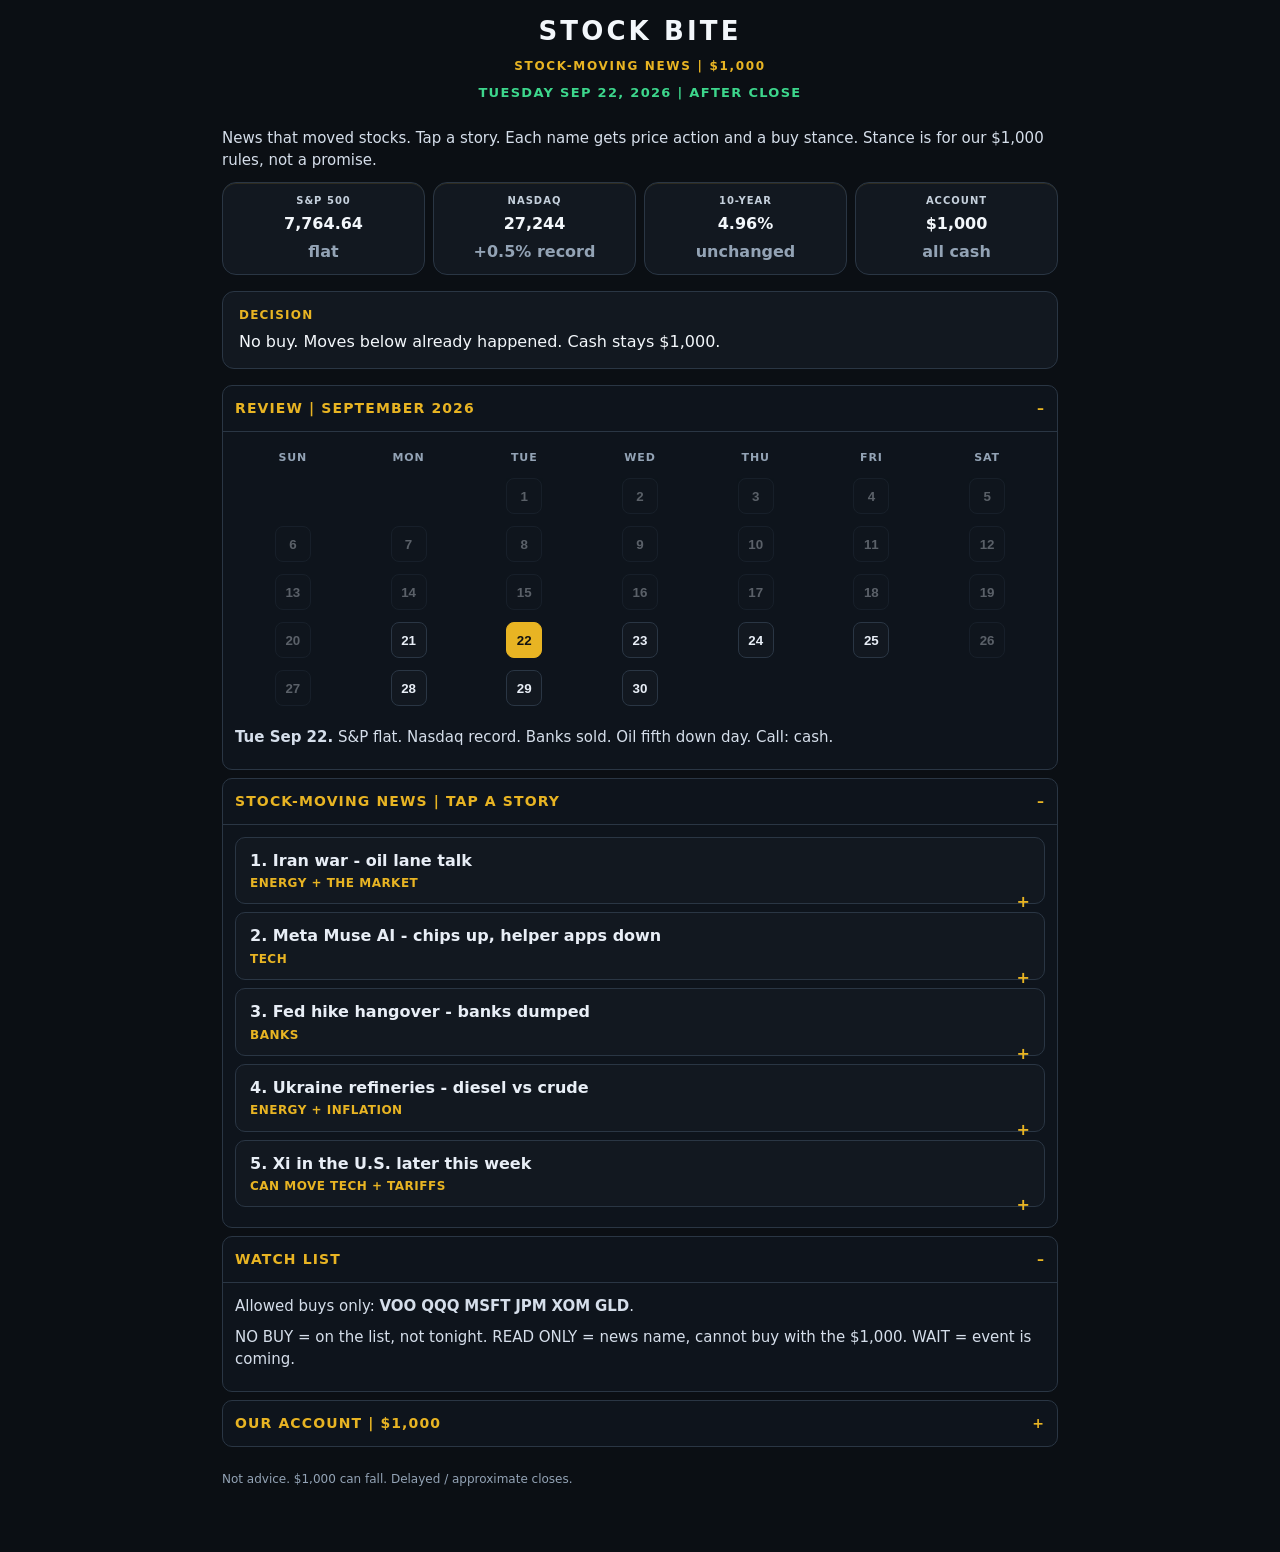
<file: index.html>
<!DOCTYPE html>
<html lang="en"><head>
<meta charset="UTF-8"/>
<meta name="viewport" content="width=device-width,initial-scale=1"/>
<title>Stock Bite</title>
<link rel="stylesheet" href="tape.css?v=20"/>
<style>
.meaning{color:#93a3b5;font-size:12px;font-weight:600;display:block;margin-top:4px}
.next{background:#121820;border:1px solid #2a3644;border-radius:12px;padding:14px 16px;margin:16px 0}
.next b{display:block;color:#e8b423;font-size:12px;letter-spacing:.1em;margin-bottom:6px}
.why{color:#93a3b5;font-size:14px;margin:6px 0 0}
.hits{color:#e8b423;font-size:12px;font-weight:800;letter-spacing:.04em;display:block;margin-top:4px}
.row{border-top:1px solid #2a3644;padding:8px 0}
.row b{color:#e8eef6}
.cal{width:100%;border-collapse:collapse;margin:8px 0 14px;table-layout:fixed}
.cal th{color:#93a3b5;font-size:11px;letter-spacing:.08em;font-weight:800;padding:6px 0}
.cal td{text-align:center;padding:6px 0}
.cal button{background:#121820;border:1px solid #2a3644;color:#e8eef6;width:36px;height:36px;border-radius:8px;font-weight:800;cursor:pointer}
.cal button.on{background:#e8b423;color:#111;border-color:#e8b423}
.cal button.muted{opacity:.35;cursor:default}
#rev-empty{display:none}#rev-empty.show{display:block}#rev-22.hide{display:none}
details.story{border:1px solid #2a3644;border-radius:10px;margin:8px 0;background:#121820}
details.story>summary{list-style:none;cursor:pointer;padding:12px 14px;font-weight:800;color:#e8eef6;line-height:1.35}
details.story>summary::-webkit-details-marker{display:none}
details.story>summary:after{content:" +";color:#e8b423;float:right}
details.story[open]>summary:after{content:" -"}
details.story .pad{padding:0 14px 14px}
</style></head>
<body>
<header>
<div class="brand">STOCK BITE</div>
<div class="sub">STOCK-MOVING NEWS | $1,000</div>
<div class="card-date">TUESDAY SEP 22, 2026 | AFTER CLOSE</div>
</header>
<div class="wrap">
<p class="note">News that moved stocks. Tap a story. Each name gets price action and a buy stance. Stance is for our $1,000 rules, not a promise.</p>
<div class="bank">
<div><b>S&amp;P 500</b><span>7,764.64</span><span class="meaning">flat</span></div>
<div><b>NASDAQ</b><span>27,244</span><span class="meaning">+0.5% record</span></div>
<div><b>10-YEAR</b><span>4.96%</span><span class="meaning">unchanged</span></div>
<div><b>ACCOUNT</b><span>$1,000</span><span class="meaning">all cash</span></div>
</div>
<div class="next"><b>DECISION</b>
No buy. Moves below already happened. Cash stays $1,000.</div>
<details class="block" open>
<summary>REVIEW | SEPTEMBER 2026</summary>
<div class="body">
<table class="cal">
<tr><th>SUN</th><th>MON</th><th>TUE</th><th>WED</th><th>THU</th><th>FRI</th><th>SAT</th></tr>
<tr><td></td><td></td><td><button class="muted" disabled>1</button></td><td><button class="muted" disabled>2</button></td><td><button class="muted" disabled>3</button></td><td><button class="muted" disabled>4</button></td><td><button class="muted" disabled>5</button></td></tr>
<tr><td><button class="muted" disabled>6</button></td><td><button class="muted" disabled>7</button></td><td><button class="muted" disabled>8</button></td><td><button class="muted" disabled>9</button></td><td><button class="muted" disabled>10</button></td><td><button class="muted" disabled>11</button></td><td><button class="muted" disabled>12</button></td></tr>
<tr><td><button class="muted" disabled>13</button></td><td><button class="muted" disabled>14</button></td><td><button class="muted" disabled>15</button></td><td><button class="muted" disabled>16</button></td><td><button class="muted" disabled>17</button></td><td><button class="muted" disabled>18</button></td><td><button class="muted" disabled>19</button></td></tr>
<tr><td><button class="muted" disabled>20</button></td><td><button data-day="21" type="button">21</button></td><td><button class="on" data-day="22" type="button">22</button></td><td><button data-day="23" type="button">23</button></td><td><button data-day="24" type="button">24</button></td><td><button data-day="25" type="button">25</button></td><td><button class="muted" disabled>26</button></td></tr>
<tr><td><button class="muted" disabled>27</button></td><td><button data-day="28" type="button">28</button></td><td><button data-day="29" type="button">29</button></td><td><button data-day="30" type="button">30</button></td><td></td><td></td><td></td></tr>
</table>
<div id="rev-22"><p class="note"><b>Tue Sep 22.</b> S&amp;P flat. Nasdaq record. Banks sold. Oil fifth down day. Call: cash.</p></div>
<p class="note" id="rev-empty">No review for that date yet.</p>
</div></details>
<details class="block" open>
<summary>STOCK-MOVING NEWS | TAP A STORY</summary>
<div class="body">

<details class="story"><summary>1. Iran war - oil lane talk<span class="hits">ENERGY + THE MARKET</span></summary>
<div class="pad">
<p class="note">Hormuz reopen talk. Saudi bypass pipeline. Tanker hit Monday. Brent $99.25, fifth down day. Last week near $110. Pre-war about $72.</p>
<div class="row"><b>XOM</b> about $159. Monday -3.2% with oil. On our watch list. Stance: NO BUY. Oil already had the down day.</div>
<div class="row"><b>CVX</b> followed crude lower Monday (about -2.8%). Not on our buy list. Stance: READ ONLY.</div>
<div class="row"><b>VOO</b> about $713-$714, flat Tuesday. On our watch list. Stance: NO BUY. Market already took the cheaper-oil bid Monday.</div>
<div class="row"><b>QQQ</b> $747.47 Tuesday, +0.8%. On our watch list. Stance: NO BUY. Record-adjacent. Do not chase.</div>
<p class="why">Channel: barrel down, energy sold, rest of market calmer until the next strike.</p>
</div></details>

<details class="story"><summary>2. Meta Muse AI - chips up, helper apps down<span class="hits">TECH</span></summary>
<div class="pad">
<p class="note">Muse hit No. 1 in Apple's App Store. Monday AI ripped. Tuesday chips kept going. Nasdaq record.</p>
<div class="row"><b>META</b> Monday close $741 (+11.4%). Tuesday $736.60 (-0.6%). Not on our buy list. Stance: READ ONLY. Already ran $75 in one session.</div>
<div class="row"><b>MSFT</b> Monday $501.61 (+1.6%). Tuesday slightly red, about $498-$499. On our watch list. Stance: NO BUY. Did not get the Muse spike.</div>
<div class="row"><b>MU</b> Micron about +5% Tuesday. Not on our buy list. Stance: READ ONLY.</div>
<div class="row"><b>SNDK</b> SanDisk about +7% Tuesday. Not on our buy list. Stance: READ ONLY.</div>
<div class="row"><b>AMD</b> Monday about +10%, first $1 trillion cap. Not on our buy list. Stance: READ ONLY.</div>
<div class="row"><b>SCHW</b> about -6% Tuesday. Muse scare plus bank tape. Not on our buy list. Stance: READ ONLY.</div>
<div class="row"><b>ABNB</b> about -3%. <b>UBER</b> / <b>LYFT</b> each more than -1%. Not on our buy list. Stance: READ ONLY.</div>
<div class="row"><b>QQQ</b> $747.47, +0.8% Tuesday. On our watch list. Stance: NO BUY. Do not chase META; QQQ is how this desk would touch the AI move if it ever did.</div>
<p class="why">One product launch repriced chips up and some apps down. We study it. We do not pay Monday's price on Tuesday.</p>
</div></details>

<details class="story"><summary>3. Fed hike hangover - banks dumped<span class="hits">BANKS</span></summary>
<div class="pad">
<p class="note">Fed hiked last week. Another hike still possible. 10-year 4.96%. Financials worst sector. That is why the Dow fell while Nasdaq rose.</p>
<div class="row"><b>JPM</b> about -3.2% to -3.4% Tuesday. On our watch list. Stance: NO BUY. Drop is the rate story, not a clearance sale.</div>
<div class="row"><b>WFC</b> Wells Fargo about -3.4% Tuesday. Not on our buy list. Stance: READ ONLY.</div>
<div class="row"><b>MS</b> Morgan Stanley about -2.9% Tuesday. Not on our buy list. Stance: READ ONLY.</div>
<div class="row"><b>SCHW</b> about -6% Tuesday. Bank + Muse hit. Not on our buy list. Stance: READ ONLY.</div>
<div class="row"><b>VOO</b> flat. On our watch list. Stance: NO BUY. Bank hit was absorbed by tech.</div>
<p class="why">Banks live on the gap between short rates and long rates. That gap is under pressure.</p>
</div></details>

<details class="story"><summary>4. Ukraine refineries - diesel vs crude<span class="hits">ENERGY + INFLATION</span></summary>
<div class="pad">
<p class="note">Ukraine hit another Russian refinery. Crude down five days. U.S. diesel still near $6.53. Two different products.</p>
<div class="row"><b>XOM</b> about $159. On our watch list. Stance: NO BUY until diesel and crude tell the same story.</div>
<div class="row"><b>CVX</b> same oil channel. Not on our buy list. Stance: READ ONLY.</div>
<div class="row"><b>VOO</b> flat. On our watch list. Stance: NO BUY. Fed still watching diesel, not just Brent.</div>
<p class="why">Cheap crude + smashed refineries can still mean expensive diesel. That keeps rate-cut hopes in check.</p>
</div></details>

<details class="story"><summary>5. Xi in the U.S. later this week<span class="hits">CAN MOVE TECH + TARIFFS</span></summary>
<div class="pad">
<p class="note">Xi due Sep 23-25. Trade, tariffs, AI. Did not reprice today's close.</p>
<div class="row"><b>MSFT</b> about $499. On our watch list. Stance: WAIT. A tariff or AI sentence could move it. None yet.</div>
<div class="row"><b>QQQ</b> $747.47. On our watch list. Stance: WAIT. Same as MSFT.</div>
<div class="row"><b>META / NVDA / AAPL</b> not on our buy list. Stance: READ ONLY. These will make the headlines if talks get sharp.</div>
<p class="why">Scheduled event with a real stock channel. Not a buy until a price jumps.</p>
</div></details>

</div></details>
<details class="block" open>
<summary>WATCH LIST</summary>
<div class="body">
<p class="note">Allowed buys only: <b>VOO</b> <b>QQQ</b> <b>MSFT</b> <b>JPM</b> <b>XOM</b> <b>GLD</b>.</p>
<p class="note">NO BUY = on the list, not tonight. READ ONLY = news name, cannot buy with the $1,000. WAIT = event is coming.</p>
</div></details>
<details class="block">
<summary>OUR ACCOUNT | $1,000</summary>
<div class="body"><p class="note">Cash $1,000. Positions none. Max $300 per name, two names max. No day trades, options, crypto, or margin.</p></div></details>
<p class="disclaimer">Not advice. $1,000 can fall. Delayed / approximate closes.</p>
</div>
<script>
const empty=document.getElementById('rev-empty');
const tue=document.getElementById('rev-22');
document.querySelectorAll('.cal button[data-day]').forEach(btn=>{
  btn.addEventListener('click',()=>{
    document.querySelectorAll('.cal button[data-day]').forEach(b=>b.classList.remove('on'));
    btn.classList.add('on');
    const has=btn.getAttribute('data-day')==='22';
    tue.classList.toggle('hide',!has);
    empty.classList.toggle('show',!has);
  });
});
</script>
</body></html>
</file>
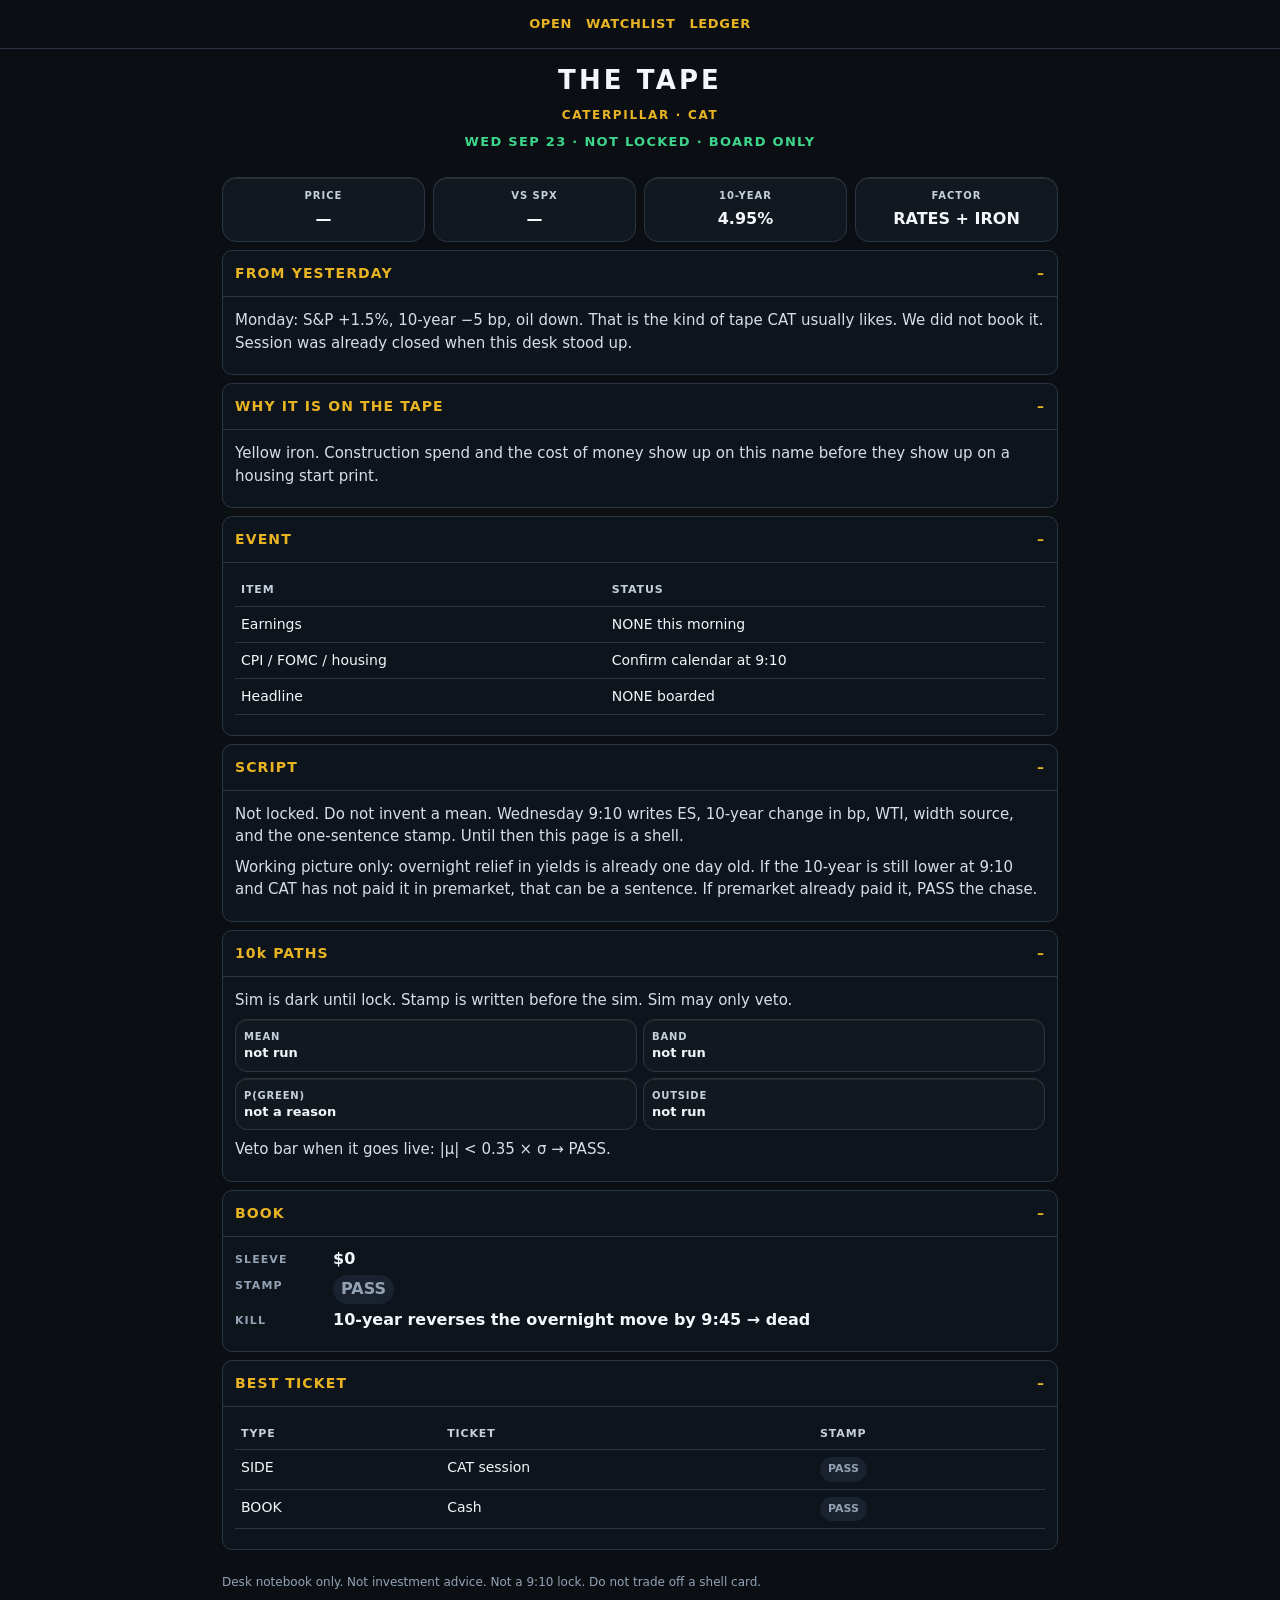
<file: 2026-09-23-CAT.html>
<!DOCTYPE html>
<html lang="en"><head>
<meta charset="UTF-8"/>
<meta name="viewport" content="width=device-width,initial-scale=1"/>
<title>The Tape — CAT</title>
<link rel="stylesheet" href="tape.css?v=1"/>
</head>
<body>
<div class="topnav">
<a href="index.html">OPEN</a>
<a href="watchlist.html">WATCHLIST</a>
<a href="ledger.html">LEDGER</a>
</div>
<header>
<div class="brand">THE TAPE</div>
<div class="sub">CATERPILLAR · CAT</div>
<div class="card-date">WED SEP 23 · NOT LOCKED · BOARD ONLY</div>
</header>
<div class="wrap">
<div class="bank">
<div><b>PRICE</b><span>—</span></div>
<div><b>VS SPX</b><span>—</span></div>
<div><b>10-YEAR</b><span>4.95%</span></div>
<div><b>FACTOR</b><span>RATES + IRON</span></div>
</div>

<details class="block" open>
<summary>FROM YESTERDAY</summary>
<div class="body">
<p class="note">Monday: S&amp;P +1.5%, 10-year −5 bp, oil down. That is the kind of tape CAT usually likes. We did not book it. Session was already closed when this desk stood up.</p>
</div>
</details>

<details class="block" open>
<summary>WHY IT IS ON THE TAPE</summary>
<div class="body">
<p class="note">Yellow iron. Construction spend and the cost of money show up on this name before they show up on a housing start print.</p>
</div>
</details>

<details class="block" open>
<summary>EVENT</summary>
<div class="body">
<table class="sd-table">
<thead><tr><th>ITEM</th><th>STATUS</th></tr></thead>
<tbody>
<tr><td>Earnings</td><td>NONE this morning</td></tr>
<tr><td>CPI / FOMC / housing</td><td>Confirm calendar at 9:10</td></tr>
<tr><td>Headline</td><td>NONE boarded</td></tr>
</tbody>
</table>
</div>
</details>

<details class="block" open>
<summary>SCRIPT</summary>
<div class="body">
<p class="note">Not locked. Do not invent a mean. Wednesday 9:10 writes ES, 10-year change in bp, WTI, width source, and the one-sentence stamp. Until then this page is a shell.</p>
<p class="note">Working picture only: overnight relief in yields is already one day old. If the 10-year is still lower at 9:10 and CAT has not paid it in premarket, that can be a sentence. If premarket already paid it, PASS the chase.</p>
</div>
</details>

<details class="block" open>
<summary>10k PATHS</summary>
<div class="body">
<p class="note">Sim is dark until lock. Stamp is written before the sim. Sim may only veto.</p>
<div class="mini">
  <div><b>MEAN</b><span>not run</span></div>
  <div><b>BAND</b><span>not run</span></div>
  <div><b>P(GREEN)</b><span>not a reason</span></div>
  <div><b>OUTSIDE</b><span>not run</span></div>
</div>
<p class="note">Veto bar when it goes live: |μ| &lt; 0.35 × σ → PASS.</p>
</div>
</details>

<details class="block" open>
<summary>BOOK</summary>
<div class="body">
<div class="kv">
  <b>SLEEVE</b><span>$0</span>
  <b>STAMP</b><span><span class="stamp pass">PASS</span></span>
  <b>KILL</b><span>10-year reverses the overnight move by 9:45 → dead</span>
</div>
</div>
</details>

<details class="block" open>
<summary>BEST TICKET</summary>
<div class="body">
<table class="sd-table">
<thead><tr><th>TYPE</th><th>TICKET</th><th>STAMP</th></tr></thead>
<tbody>
<tr><td>SIDE</td><td>CAT session</td><td><span class="stamp pass">PASS</span></td></tr>
<tr><td>BOOK</td><td>Cash</td><td><span class="stamp pass">PASS</span></td></tr>
</tbody>
</table>
</div>
</details>

<p class="disclaimer">Desk notebook only. Not investment advice. Not a 9:10 lock. Do not trade off a shell card.</p>
</div>
</body></html>
</file>
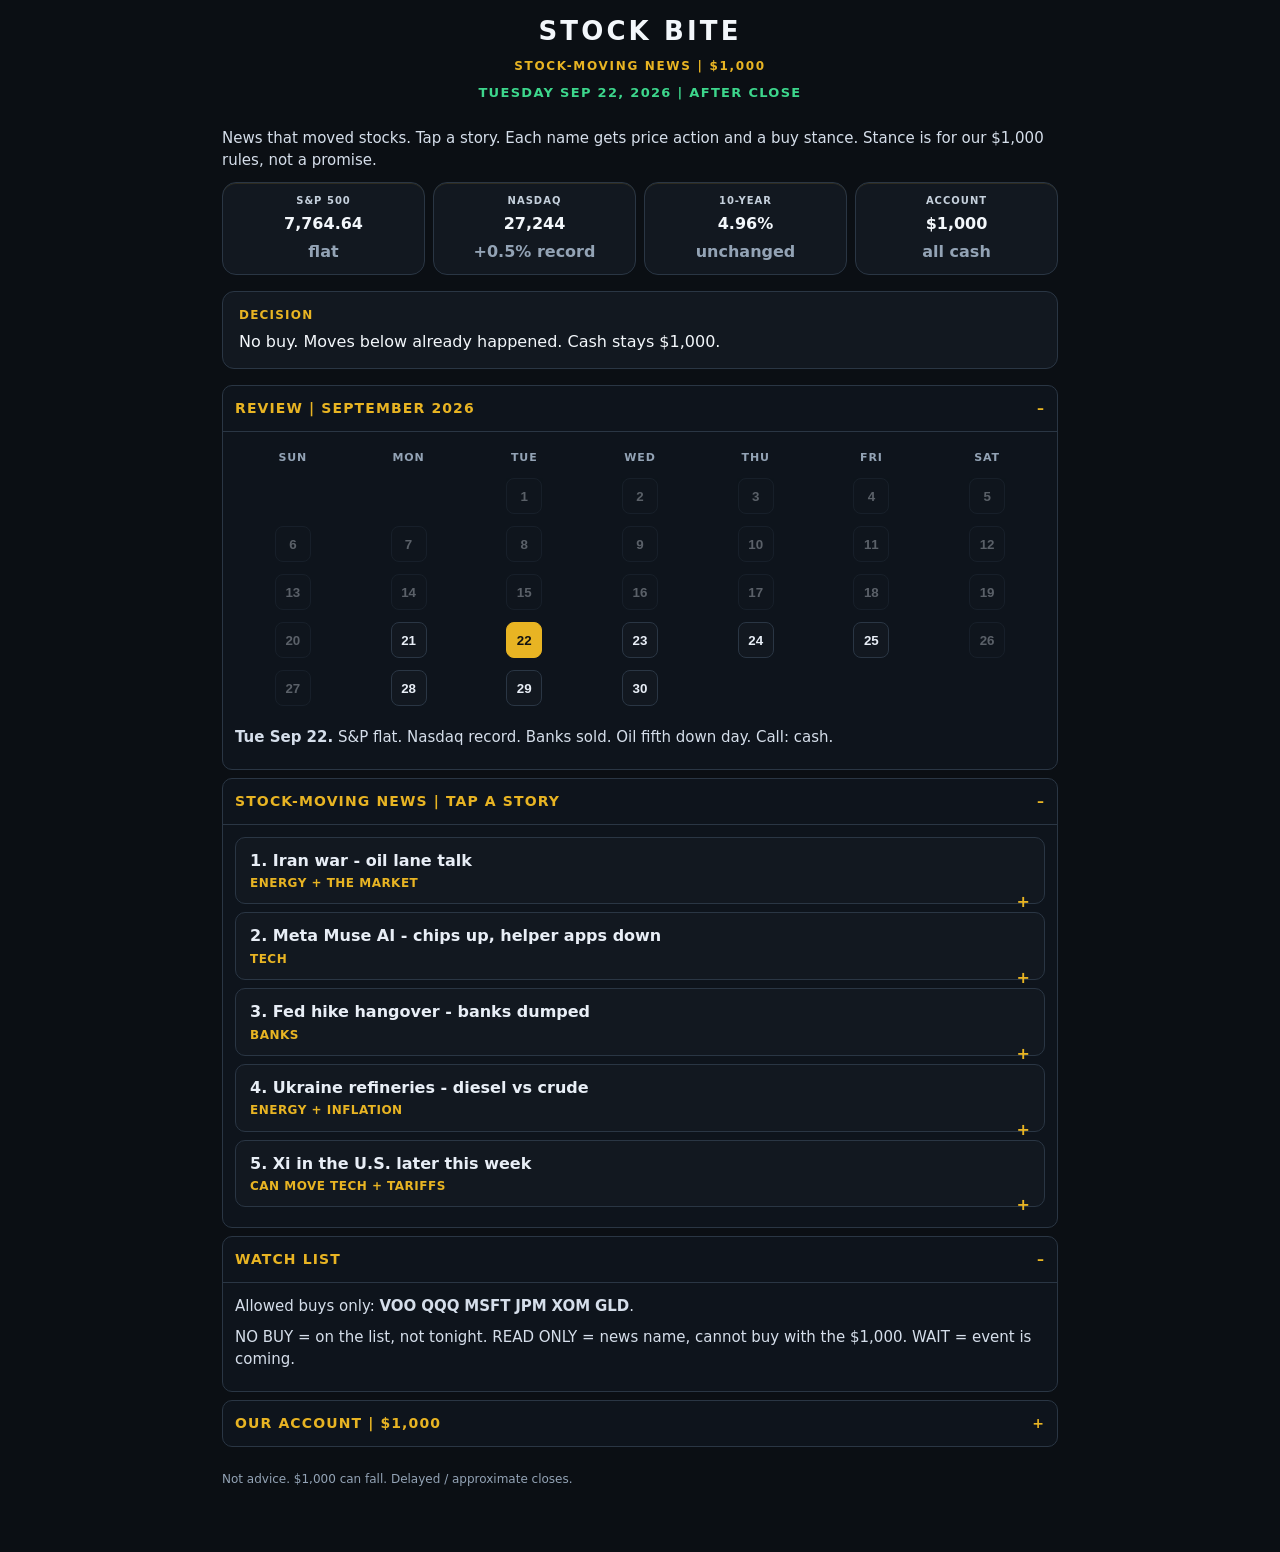
<file: account.html>
<!DOCTYPE html><html><head><meta charset="UTF-8"/><meta http-equiv="refresh" content="0;url=index.html?v=11"/><title>The Tape</title><script>location.replace("index.html?v=11")</script></head><body><a href="index.html?v=11">The Tape</a></body></html>
</file>
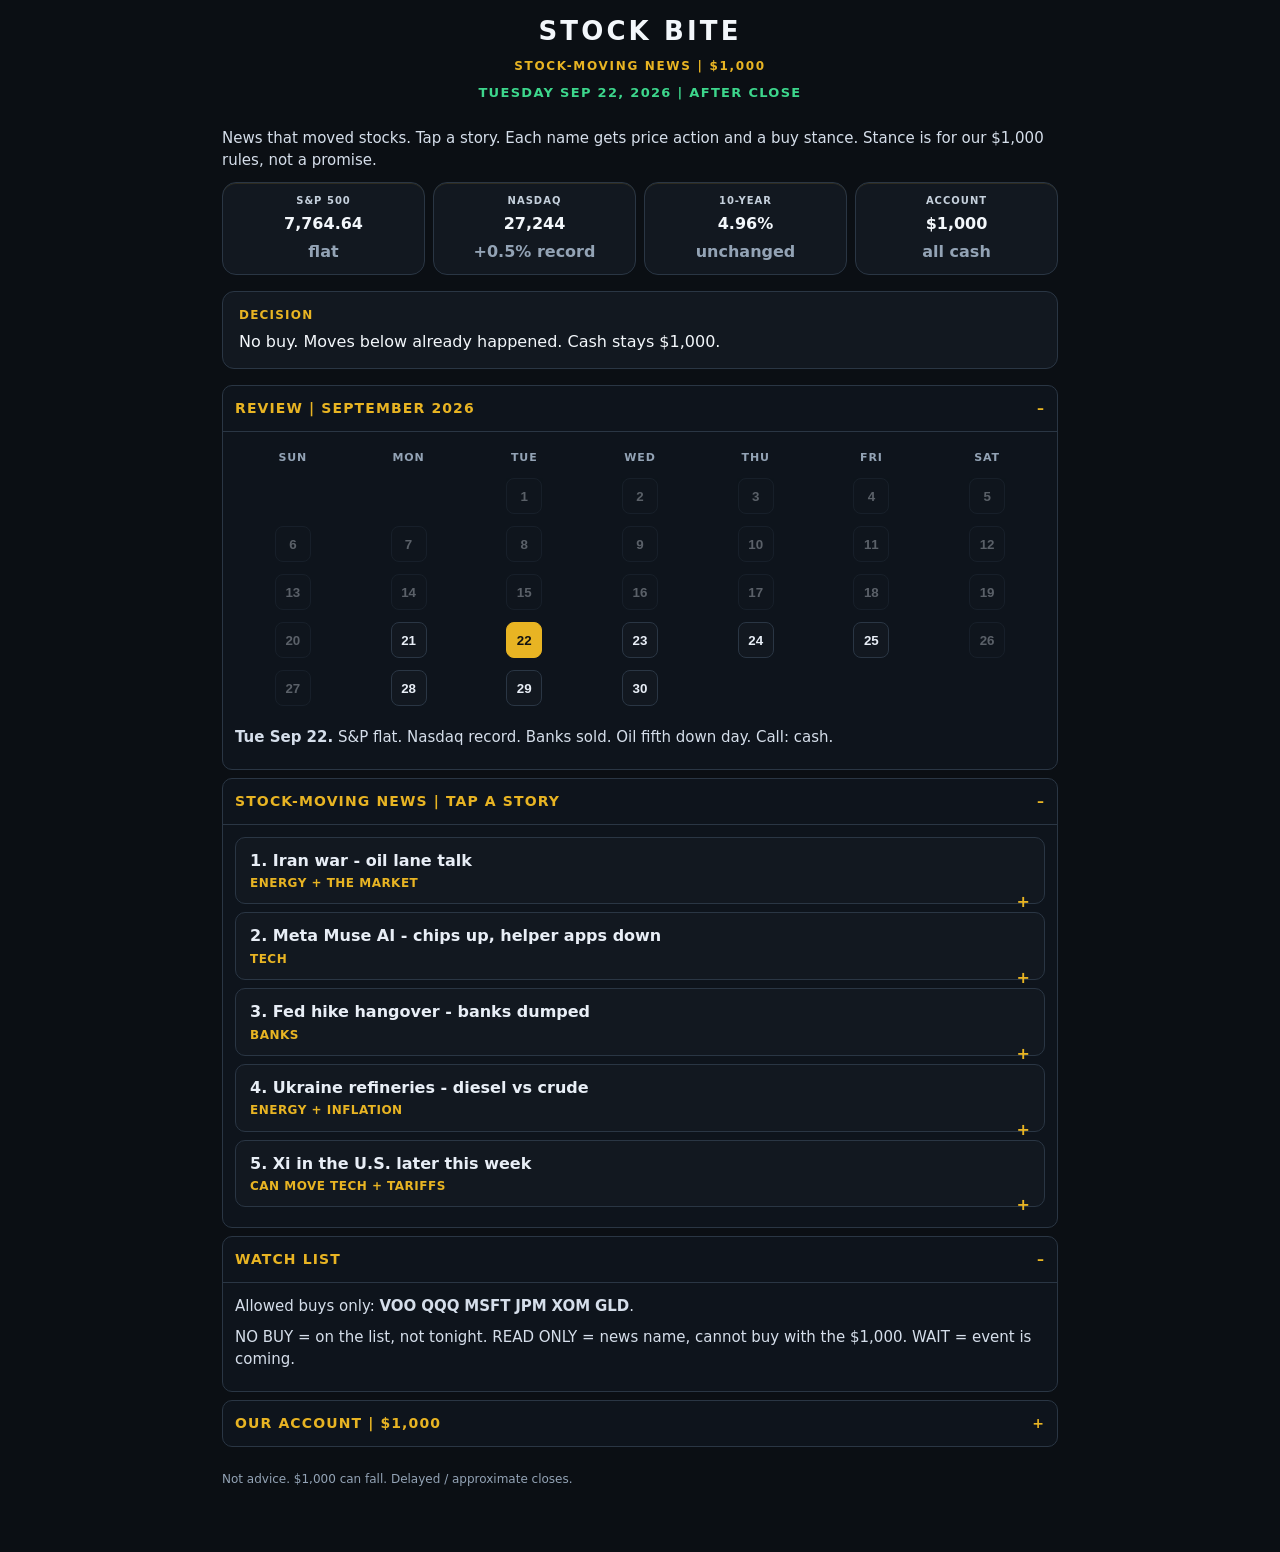
<file: how.html>
<!DOCTYPE html>
<html lang="en"><head>
<meta charset="UTF-8"/>
<meta http-equiv="refresh" content="0; url=index.html?v=4"/>
<title>The Tape</title>
<script>location.replace("index.html?v=4");</script>
</head>
<body><p><a href="index.html?v=4">The Tape</a></p></body></html>
</file>
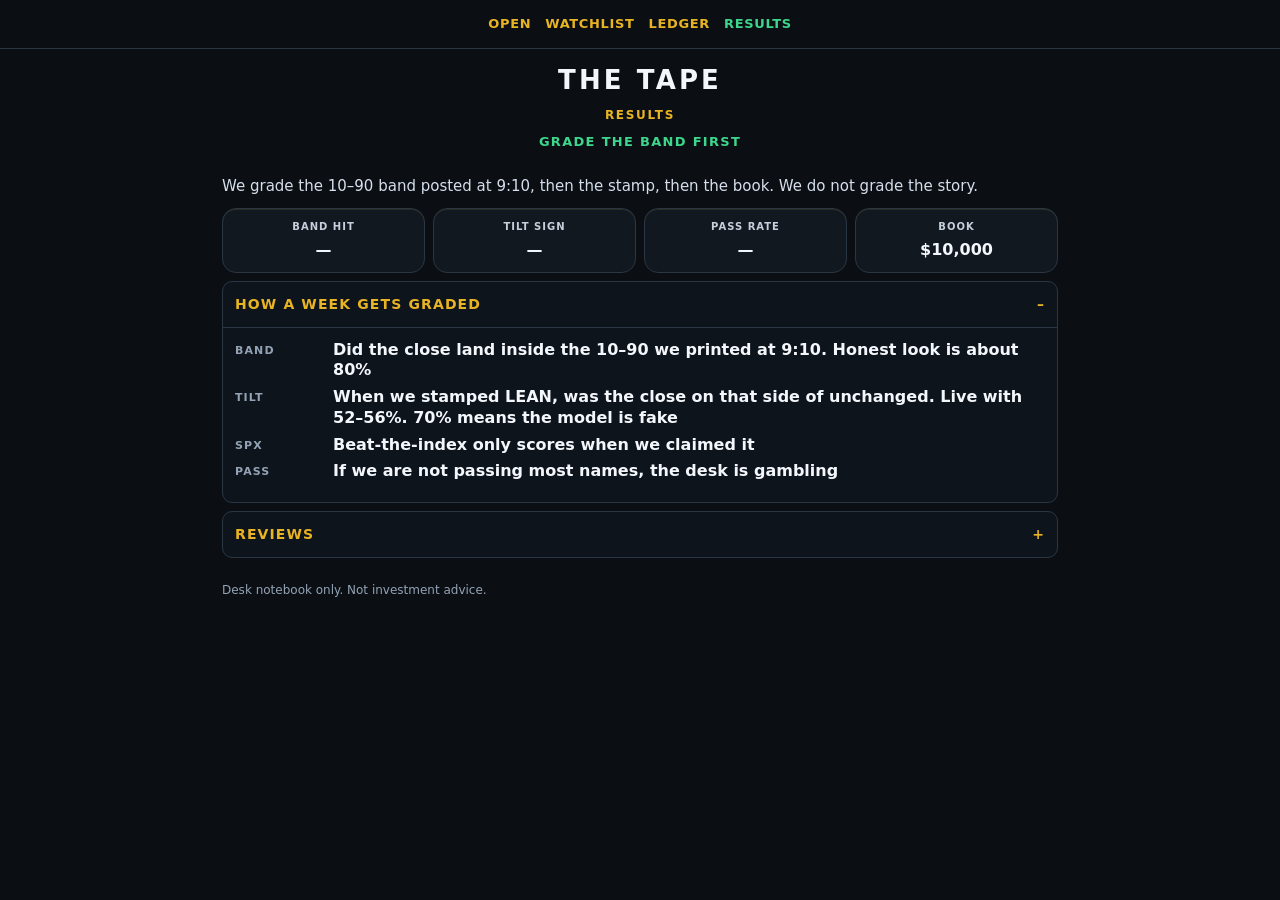
<file: results.html>
<!DOCTYPE html>
<html lang="en"><head>
<meta charset="UTF-8"/>
<meta name="viewport" content="width=device-width,initial-scale=1"/>
<title>The Tape — Results</title>
<link rel="stylesheet" href="tape.css?v=1"/>
</head>
<body>
<div class="topnav">
<a href="index.html">OPEN</a>
<a href="watchlist.html">WATCHLIST</a>
<a href="ledger.html">LEDGER</a>
<a class="on" href="results.html">RESULTS</a>
</div>
<header>
<div class="brand">THE TAPE</div>
<div class="sub">RESULTS</div>
<div class="card-date">GRADE THE BAND FIRST</div>
</header>
<div class="wrap">
<p class="note">We grade the 10–90 band posted at 9:10, then the stamp, then the book. We do not grade the story.</p>
<div class="bank">
<div><b>BAND HIT</b><span>—</span></div>
<div><b>TILT SIGN</b><span>—</span></div>
<div><b>PASS RATE</b><span>—</span></div>
<div><b>BOOK</b><span>$10,000</span></div>
</div>

<details class="block" open>
<summary>HOW A WEEK GETS GRADED</summary>
<div class="body">
<div class="kv">
  <b>BAND</b><span>Did the close land inside the 10–90 we printed at 9:10. Honest look is about 80%</span>
  <b>TILT</b><span>When we stamped LEAN, was the close on that side of unchanged. Live with 52–56%. 70% means the model is fake</span>
  <b>SPX</b><span>Beat-the-index only scores when we claimed it</span>
  <b>PASS</b><span>If we are not passing most names, the desk is gambling</span>
</div>
</div>
</details>

<details class="block">
<summary>REVIEWS</summary>
<div class="body">
<p class="note">No reviews yet. First closeout writes the first review same night.</p>
</div>
</details>

<p class="disclaimer">Desk notebook only. Not investment advice.</p>
</div>
</body></html>
</file>
<file: tape.css>
:root{--bg:#0b0f14;--line:#2a3644;--gold:#e8b423;--ok:#3dd68c;--muted:#c5d0dc}
*{box-sizing:border-box}
html,body{overflow-x:hidden}
body{margin:0;font-family:"Segoe UI",system-ui,sans-serif;background:#0b0f14;color:#f3f7fb;line-height:1.5;font-size:16px;-webkit-text-size-adjust:100%}
.topnav{display:flex;justify-content:center;gap:10px;padding:10px 8px;border-bottom:1px solid var(--line);position:sticky;top:0;background:#0b0f14;z-index:5}
.topnav a{color:var(--gold);text-decoration:none;font-weight:800;font-size:13px;letter-spacing:.05em;padding:4px 2px}
.topnav a.on{color:var(--ok)}
header{padding:12px 16px 4px;text-align:center}
h1,.brand{margin:0;font-size:26px;letter-spacing:.12em;font-weight:800}
.sub{color:var(--gold);font-size:12px;letter-spacing:.14em;font-weight:700;margin:6px 0 8px}
.card-date{color:#3dd68c;font-size:13px;font-weight:800;letter-spacing:.1em;margin:2px 0 8px}
.updated{display:none}
.note{color:#d5deea;font-size:15px;line-height:1.5;margin:8px 0}
.wrap{max-width:860px;margin:0 auto;padding:4px 12px 56px}
.bank{display:grid;grid-template-columns:repeat(4,1fr);gap:8px;margin:10px 0 6px}
.bank div{background:#121820;border:1px solid var(--line);border-radius:14px;padding:10px 8px;text-align:center;box-shadow:inset 0 1px 0 rgba(232,180,35,.12)}
.bank b{display:block;color:var(--muted);font-size:10px;letter-spacing:.1em;margin-bottom:4px}
.bank span{font-size:16px;font-weight:800}
.block{background:#0e141c;border:1px solid #2a3644;border-radius:10px;margin:8px 0;overflow:hidden}
.block>summary{list-style:none;cursor:pointer;padding:12px 12px;color:#e8b423;font-weight:800;letter-spacing:.08em;font-size:14px;min-height:44px}
.block>summary::-webkit-details-marker{display:none}
.block>summary::after{content:" +";float:right;color:var(--gold)}
.block[open]>summary::after{content:" –"}
.block .body{padding:4px 12px 12px;border-top:1px solid #2a3644}
.kv{display:grid;grid-template-columns:88px 1fr;gap:6px 10px;margin:8px 0}
.kv b{color:#93a3b5;font-size:11px;letter-spacing:.1em;padding-top:3px}
.kv span{font-size:16px;font-weight:800;line-height:1.3}
.stamp{display:inline-block;padding:4px 8px;border-radius:999px;font-size:11px;font-weight:800}
.stamp.bet{background:#3d2a00;color:#e8b423}
.stamp.lean{background:#0d2a1c;color:#3dd68c}
.stamp.fade{background:#3a1212;color:#ff6b6b}
.stamp.pass{background:#1a2230;color:#93a3b5}
.full-link{color:var(--gold);font-weight:800;text-decoration:underline;font-size:15px}
.sd-table{width:100%;border-collapse:collapse;font-size:14px;margin:8px 0}
.sd-table th,.sd-table td{text-align:left;padding:7px 6px;border-bottom:1px solid var(--line);vertical-align:top}
.sd-table th{color:var(--muted);font-size:11px;letter-spacing:.08em}
.disclaimer{color:#93a3b5;font-size:12px;line-height:1.45;margin:24px 0 8px}
.g-btn{display:inline-block;padding:12px 12px;border-radius:8px;border:1px solid var(--line);color:var(--gold);text-decoration:none;font-weight:800;font-size:13px;letter-spacing:.04em;text-align:center;margin:4px 6px 4px 0}
@media(max-width:640px){
  .bank{grid-template-columns:1fr 1fr}
  h1,.brand{font-size:22px}
  .topnav{gap:8px;padding:8px 6px}
  .topnav a{font-size:11px}
  .wrap{padding:4px 10px 72px}
}
@media(min-width:720px){
  .mini{grid-template-columns:repeat(4,1fr)}
}
.mini{display:grid;grid-template-columns:1fr 1fr;gap:6px;margin:8px 0 0;width:100%}
.mini div{background:#121820;border:1px solid var(--line);border-radius:12px;padding:9px 8px;box-shadow:inset 0 1px 0 rgba(232,180,35,.1)}
.mini b{display:block;color:var(--muted);font-size:10px;letter-spacing:.08em}
.mini span{display:block;font-size:13px;font-weight:800;color:#f3f7fb;line-height:1.35;overflow-wrap:anywhere}
</file>
